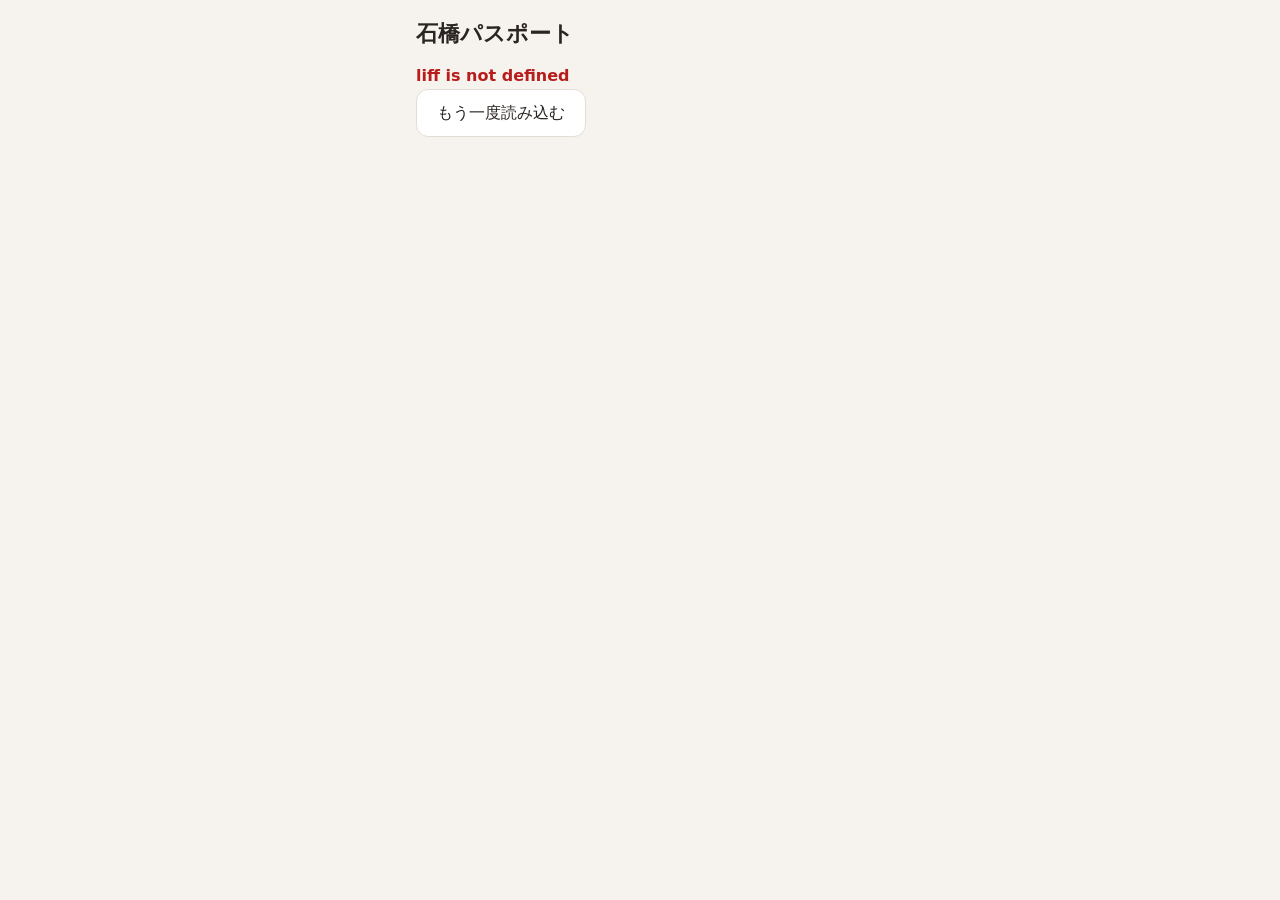
<file: index.html>
<!doctype html>
<html lang="ja">
<head>
  <meta charset="utf-8">
  <meta name="viewport" content="width=device-width, initial-scale=1, viewport-fit=cover">
  <title>石橋パスポート</title>
  <link rel="stylesheet" href="style.css">
</head>
<body>
  <main class="app" id="app">
    <p class="loading">読み込み中…</p>
  </main>
  <script src="https://static.line-scdn.net/liff/edge/2/sdk.js" charset="utf-8"></script>
  <script src="app.js"></script>
</body>
</html>
</file>
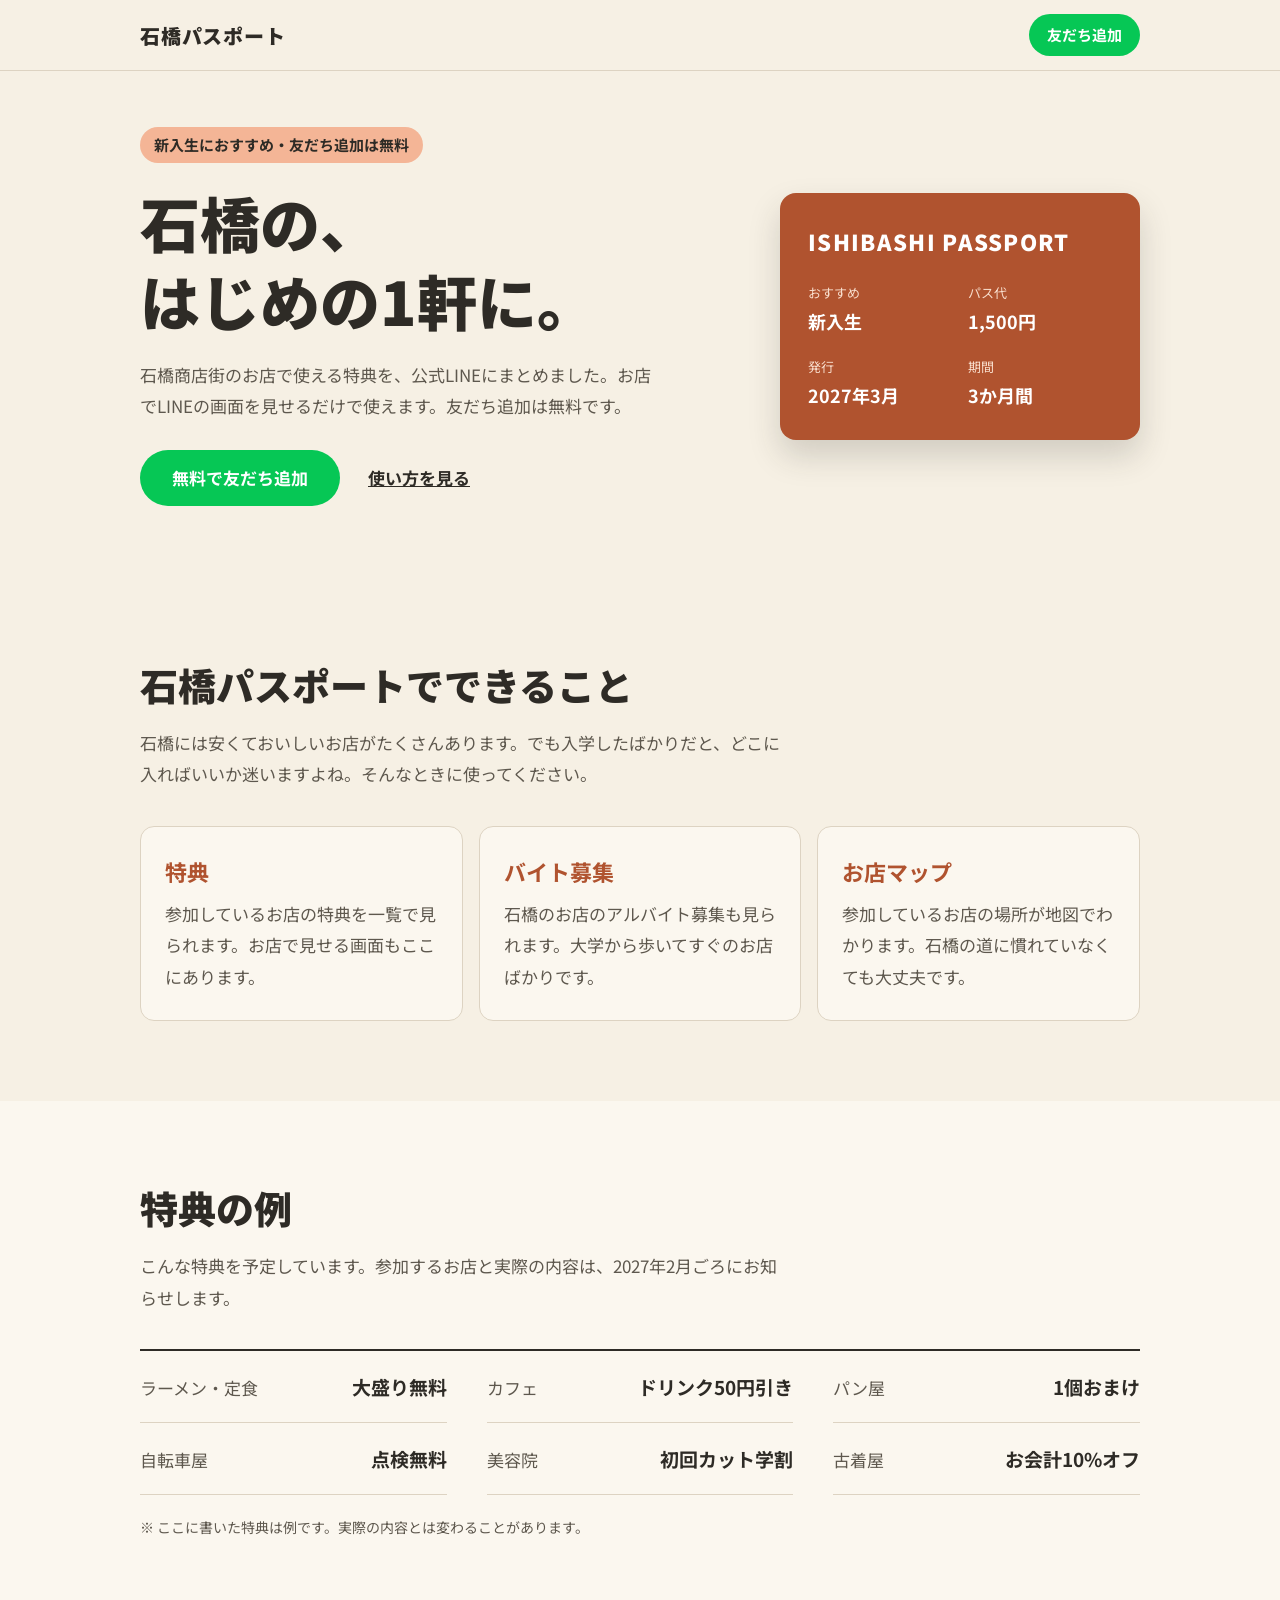
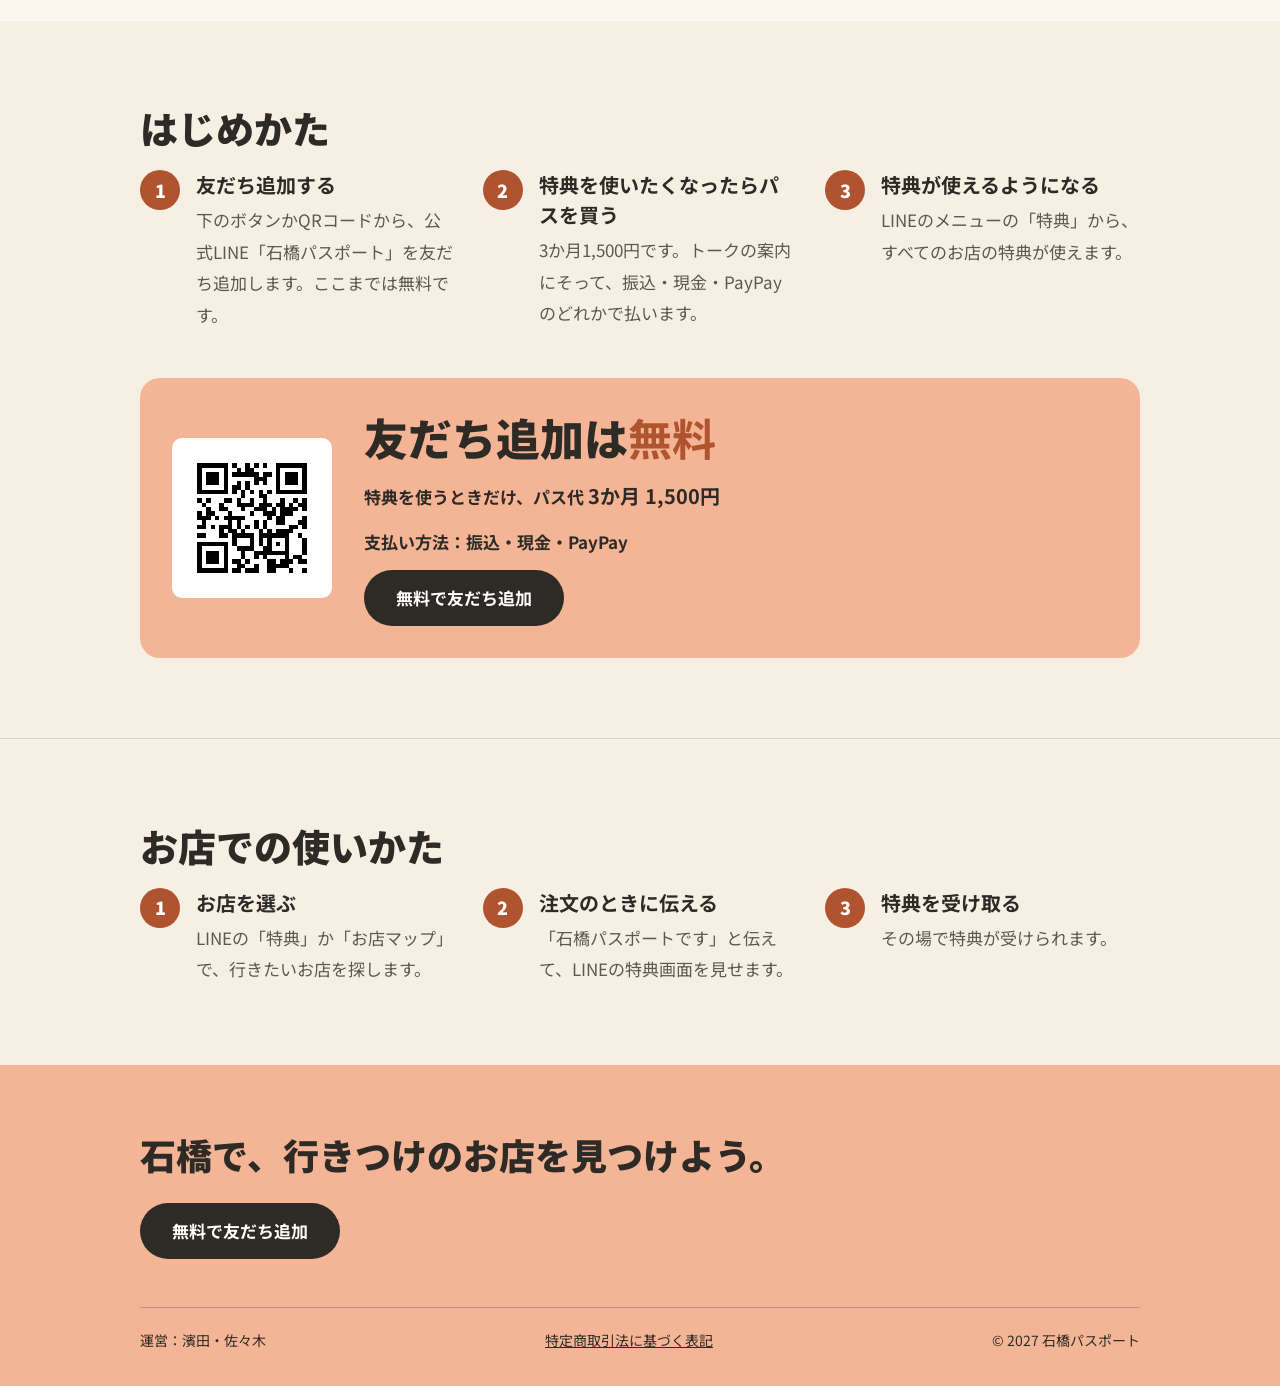
<file: lp/index.html>
<!doctype html>
<html lang="ja">
<head>
<meta charset="utf-8">
<meta name="viewport" content="width=device-width, initial-scale=1, viewport-fit=cover">
<title>石橋パスポート｜新入生におすすめの石橋商店街パス</title>
<meta name="description" content="石橋商店街の特典が使える公式LINE「石橋パスポート」。友だち追加は無料。特典は3か月1,500円のパスで使えます。">
<meta property="og:title" content="石橋パスポート">
<meta property="og:description" content="石橋商店街の特典が使える公式LINE。友だち追加は無料、特典は3か月1,500円。">
<link rel="preconnect" href="https://fonts.googleapis.com">
<link rel="preconnect" href="https://fonts.gstatic.com" crossorigin>
<link rel="stylesheet" href="https://fonts.googleapis.com/css2?family=Noto+Sans+JP:wght@400;700;900&display=swap">
<link rel="stylesheet" href="style.css">
</head>
<body>

<header class="top">
  <div class="wrap top-inner">
    <p class="logo">石橋パスポート</p>
    <a class="btn btn-small" href="https://lin.ee/rHQqpm2">友だち追加</a>
  </div>
</header>

<main>
  <section class="hero">
    <div class="wrap hero-inner">
      <div class="hero-text">
        <p class="tag">新入生におすすめ・友だち追加は無料</p>
        <h1>石橋の、<br>はじめの1軒に。</h1>
        <p class="lead">石橋商店街のお店で使える特典を、公式LINEにまとめました。お店でLINEの画面を見せるだけで使えます。友だち追加は無料です。</p>
        <div class="hero-actions">
          <a class="btn" href="https://lin.ee/rHQqpm2">無料で友だち追加</a>
          <a class="text-link" href="#use">使い方を見る</a>
        </div>
      </div>
      <div class="card" aria-hidden="true">
        <p class="card-title">ISHIBASHI PASSPORT</p>
        <dl class="card-info">
          <div><dt>おすすめ</dt><dd>新入生</dd></div>
          <div><dt>パス代</dt><dd>1,500円</dd></div>
          <div><dt>発行</dt><dd>2027年3月</dd></div>
          <div><dt>期間</dt><dd>3か月間</dd></div>
        </dl>
      </div>
    </div>
  </section>

  <section class="section">
    <div class="wrap">
      <h2>石橋パスポートでできること</h2>
      <p class="section-lead">石橋には安くておいしいお店がたくさんあります。でも入学したばかりだと、どこに入ればいいか迷いますよね。そんなときに使ってください。</p>
      <ul class="features">
        <li>
          <h3>特典</h3>
          <p>参加しているお店の特典を一覧で見られます。お店で見せる画面もここにあります。</p>
        </li>
        <li>
          <h3>バイト募集</h3>
          <p>石橋のお店のアルバイト募集も見られます。大学から歩いてすぐのお店ばかりです。</p>
        </li>
        <li>
          <h3>お店マップ</h3>
          <p>参加しているお店の場所が地図でわかります。石橋の道に慣れていなくても大丈夫です。</p>
        </li>
      </ul>
    </div>
  </section>

  <section class="section section-paper" id="perks">
    <div class="wrap">
      <h2>特典の例</h2>
      <p class="section-lead">こんな特典を予定しています。参加するお店と実際の内容は、2027年2月ごろにお知らせします。</p>
      <ul class="perks">
        <li><span class="perk-shop">ラーメン・定食</span><span class="perk-value">大盛り無料</span></li>
        <li><span class="perk-shop">カフェ</span><span class="perk-value">ドリンク50円引き</span></li>
        <li><span class="perk-shop">パン屋</span><span class="perk-value">1個おまけ</span></li>
        <li><span class="perk-shop">自転車屋</span><span class="perk-value">点検無料</span></li>
        <li><span class="perk-shop">美容院</span><span class="perk-value">初回カット学割</span></li>
        <li><span class="perk-shop">古着屋</span><span class="perk-value">お会計10%オフ</span></li>
      </ul>
      <p class="note">※ ここに書いた特典は例です。実際の内容とは変わることがあります。</p>
    </div>
  </section>

  <section class="section" id="join">
    <div class="wrap">
      <h2>はじめかた</h2>
      <ol class="steps">
        <li>
          <span class="step-num">1</span>
          <div>
            <h3>友だち追加する</h3>
            <p>下のボタンかQRコードから、公式LINE「石橋パスポート」を友だち追加します。ここまでは無料です。</p>
          </div>
        </li>
        <li>
          <span class="step-num">2</span>
          <div>
            <h3>特典を使いたくなったらパスを買う</h3>
            <p>3か月1,500円です。トークの案内にそって、振込・現金・PayPayのどれかで払います。</p>
          </div>
        </li>
        <li>
          <span class="step-num">3</span>
          <div>
            <h3>特典が使えるようになる</h3>
            <p>LINEのメニューの「特典」から、すべてのお店の特典が使えます。</p>
          </div>
        </li>
      </ol>

      <div class="join-box">
        <img class="qr" src="qr.svg" width="160" height="160" alt="公式LINE「石橋パスポート」の友だち追加QRコード">
        <div class="join-text">
          <p class="free">友だち追加は<strong>無料</strong></p>
          <p class="price-sub">特典を使うときだけ、パス代 <strong>3か月 1,500円</strong></p>
          <p class="pay">支払い方法：振込・現金・PayPay</p>
          <a class="btn btn-dark" href="https://lin.ee/rHQqpm2">無料で友だち追加</a>
        </div>
      </div>
    </div>
  </section>

  <section class="section section-line" id="use">
    <div class="wrap">
      <h2>お店での使いかた</h2>
      <ol class="steps">
        <li>
          <span class="step-num">1</span>
          <div>
            <h3>お店を選ぶ</h3>
            <p>LINEの「特典」か「お店マップ」で、行きたいお店を探します。</p>
          </div>
        </li>
        <li>
          <span class="step-num">2</span>
          <div>
            <h3>注文のときに伝える</h3>
            <p>「石橋パスポートです」と伝えて、LINEの特典画面を見せます。</p>
          </div>
        </li>
        <li>
          <span class="step-num">3</span>
          <div>
            <h3>特典を受け取る</h3>
            <p>その場で特典が受けられます。</p>
          </div>
        </li>
      </ol>
    </div>
  </section>
</main>

<footer class="foot">
  <div class="wrap">
    <p class="foot-catch">石橋で、行きつけのお店を見つけよう。</p>
    <a class="btn btn-dark" href="https://lin.ee/rHQqpm2">無料で友だち追加</a>
    <div class="foot-info">
      <p>運営：濱田・佐々木</p>
      <p class="foot-links"><a href="tokushoho.html">特定商取引法に基づく表記</a></p>
      <p>© 2027 石橋パスポート</p>
    </div>
  </div>
</footer>

</body>
</html>
</file>
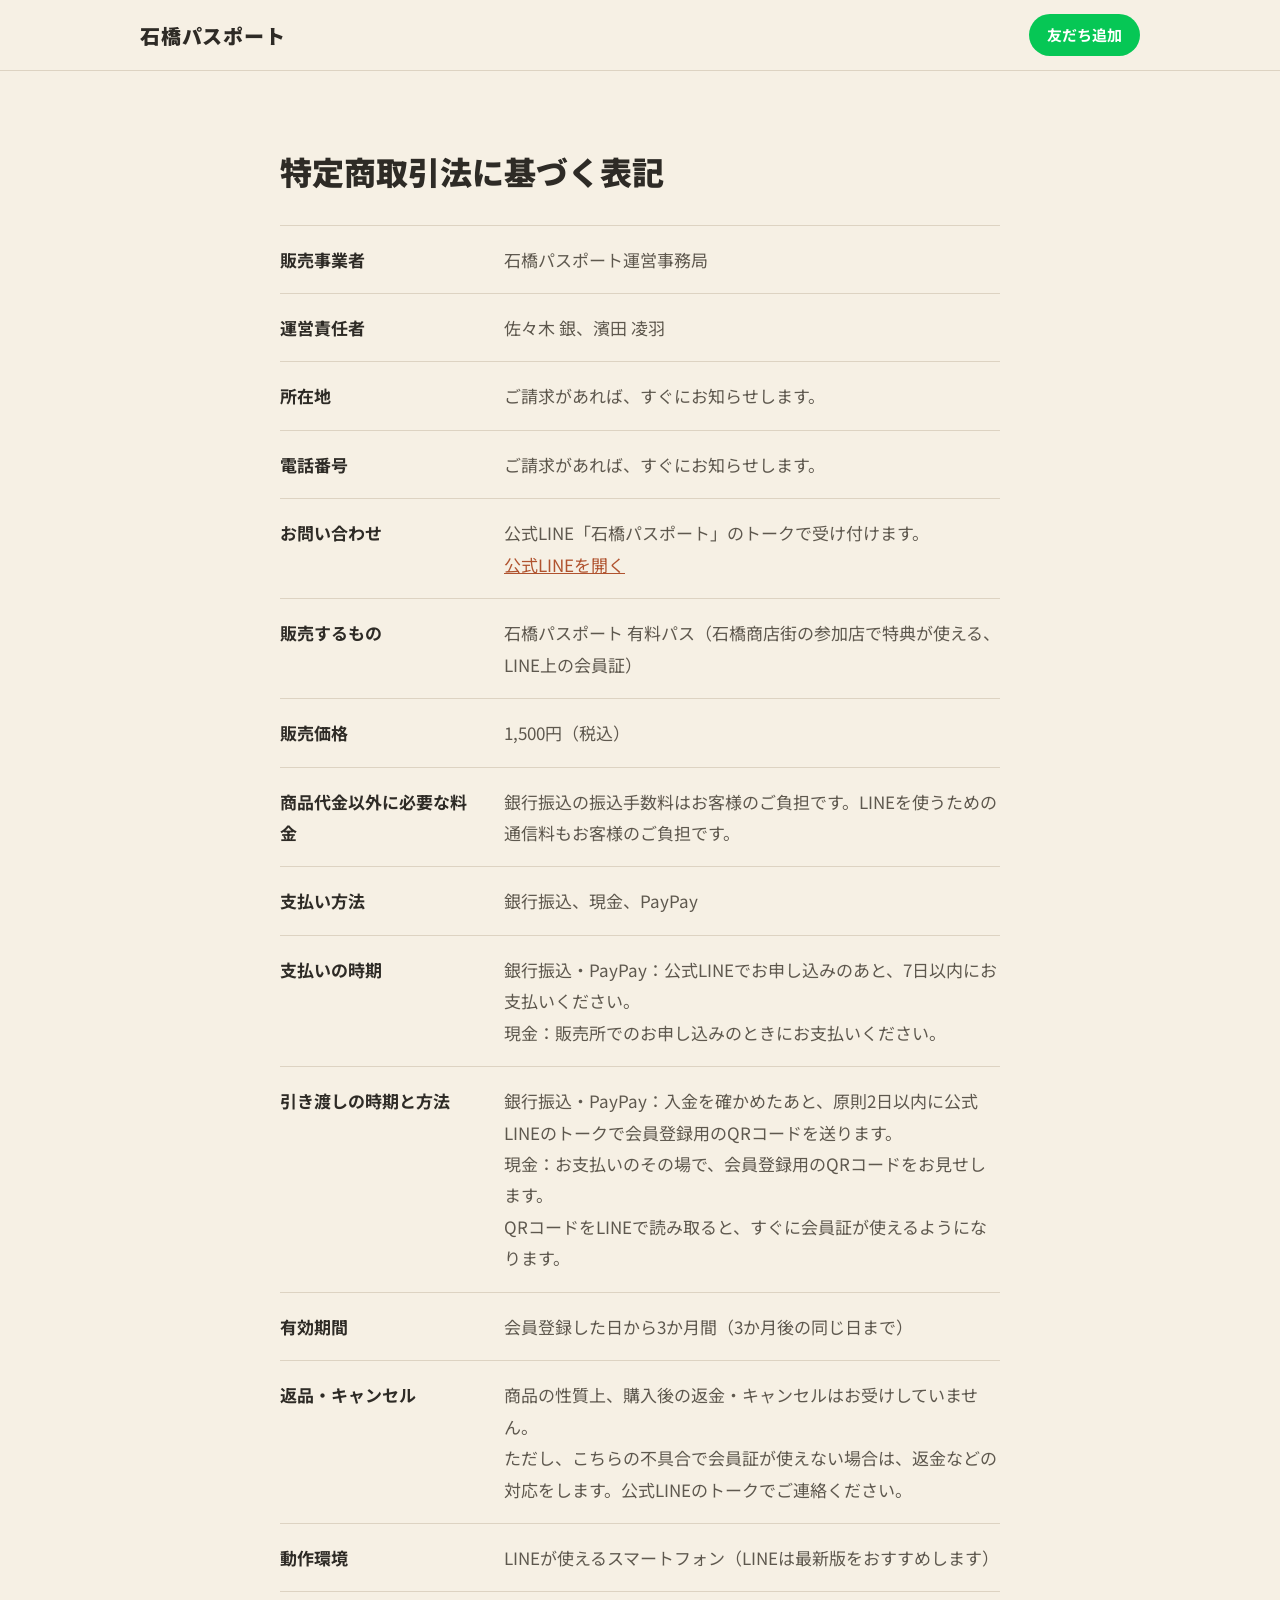
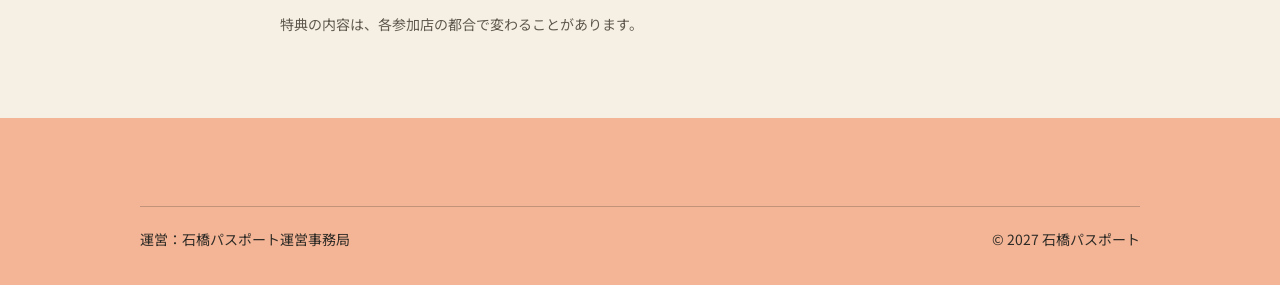
<file: lp/tokushoho.html>
<!doctype html>
<html lang="ja">
<head>
<meta charset="utf-8">
<meta name="viewport" content="width=device-width, initial-scale=1, viewport-fit=cover">
<title>特定商取引法に基づく表記｜石橋パスポート</title>
<meta name="description" content="石橋パスポートの有料パスの販売についての、特定商取引法に基づく表記です。">
<link rel="preconnect" href="https://fonts.googleapis.com">
<link rel="preconnect" href="https://fonts.gstatic.com" crossorigin>
<link rel="stylesheet" href="https://fonts.googleapis.com/css2?family=Noto+Sans+JP:wght@400;700;900&display=swap">
<link rel="stylesheet" href="style.css">
</head>
<body>

<header class="top">
  <div class="wrap top-inner">
    <a class="logo logo-link" href="./">石橋パスポート</a>
    <a class="btn btn-small" href="https://lin.ee/rHQqpm2">友だち追加</a>
  </div>
</header>

<main class="section">
  <div class="wrap legal">
    <h1>特定商取引法に基づく表記</h1>

    <dl class="legal-list">
      <div>
        <dt>販売事業者</dt>
        <dd>石橋パスポート運営事務局</dd>
      </div>
      <div>
        <dt>運営責任者</dt>
        <dd>佐々木 銀、濱田 凌羽</dd>
      </div>
      <div>
        <dt>所在地</dt>
        <dd>ご請求があれば、すぐにお知らせします。</dd>
      </div>
      <div>
        <dt>電話番号</dt>
        <dd>ご請求があれば、すぐにお知らせします。</dd>
      </div>
      <div>
        <dt>お問い合わせ</dt>
        <dd>公式LINE「石橋パスポート」のトークで受け付けます。<br><a href="https://lin.ee/rHQqpm2">公式LINEを開く</a></dd>
      </div>
      <div>
        <dt>販売するもの</dt>
        <dd>石橋パスポート 有料パス（石橋商店街の参加店で特典が使える、LINE上の会員証）</dd>
      </div>
      <div>
        <dt>販売価格</dt>
        <dd>1,500円（税込）</dd>
      </div>
      <div>
        <dt>商品代金以外に必要な料金</dt>
        <dd>銀行振込の振込手数料はお客様のご負担です。LINEを使うための通信料もお客様のご負担です。</dd>
      </div>
      <div>
        <dt>支払い方法</dt>
        <dd>銀行振込、現金、PayPay</dd>
      </div>
      <div>
        <dt>支払いの時期</dt>
        <dd>銀行振込・PayPay：公式LINEでお申し込みのあと、7日以内にお支払いください。<br>現金：販売所でのお申し込みのときにお支払いください。</dd>
      </div>
      <div>
        <dt>引き渡しの時期と方法</dt>
        <dd>銀行振込・PayPay：入金を確かめたあと、原則2日以内に公式LINEのトークで会員登録用のQRコードを送ります。<br>現金：お支払いのその場で、会員登録用のQRコードをお見せします。<br>QRコードをLINEで読み取ると、すぐに会員証が使えるようになります。</dd>
      </div>
      <div>
        <dt>有効期間</dt>
        <dd>会員登録した日から3か月間（3か月後の同じ日まで）</dd>
      </div>
      <div>
        <dt>返品・キャンセル</dt>
        <dd>商品の性質上、購入後の返金・キャンセルはお受けしていません。<br>ただし、こちらの不具合で会員証が使えない場合は、返金などの対応をします。公式LINEのトークでご連絡ください。</dd>
      </div>
      <div>
        <dt>動作環境</dt>
        <dd>LINEが使えるスマートフォン（LINEは最新版をおすすめします）</dd>
      </div>
    </dl>

    <p class="note">特典の内容は、各参加店の都合で変わることがあります。</p>
  </div>
</main>

<footer class="foot">
  <div class="wrap">
    <div class="foot-info">
      <p>運営：石橋パスポート運営事務局</p>
      <p>© 2027 石橋パスポート</p>
    </div>
  </div>
</footer>

</body>
</html>
</file>
<file: style.css>
:root {
  --bg: #f6f3ee;
  --surface: #ffffff;
  --text: #2a2522;
  --muted: #7a716a;
  --border: #e4ddd3;
  --accent: #c2410c;
  --accent-text: #ffffff;
  --card-from: #c2410c;
  --card-to: #9a3412;
  --card-text: #fff7ed;
  --good: #15803d;
  --bad: #b91c1c;
  color-scheme: light;
}

@media (prefers-color-scheme: dark) {
  :root {
    --bg: #171412;
    --surface: #221e1b;
    --text: #efe9e3;
    --muted: #a59a90;
    --border: #3a332e;
    --accent: #ea580c;
    --card-from: #9a3412;
    --card-to: #6b2410;
    --good: #22c55e;
    --bad: #f87171;
    color-scheme: dark;
  }
}

* {
  box-sizing: border-box;
}

body {
  margin: 0;
  background: var(--bg);
  color: var(--text);
  font-family: system-ui, -apple-system, "Hiragino Sans", "Yu Gothic UI", sans-serif;
  line-height: 1.6;
}

button,
input,
select {
  font: inherit;
  color: inherit;
}

.app {
  max-width: 480px;
  margin: 0 auto;
  padding: 16px 16px 40px;
}

.loading {
  text-align: center;
  color: var(--muted);
  margin-top: 40vh;
}

.demo {
  margin: 0 0 12px;
  padding: 6px 10px;
  border-radius: 8px;
  background: var(--border);
  color: var(--muted);
  font-size: 13px;
  text-align: center;
}

.title {
  font-size: 22px;
  margin: 0 0 8px;
}

h2 {
  font-size: 16px;
  margin: 0 0 6px;
}

.panel {
  background: var(--surface);
  border: 1px solid var(--border);
  border-radius: 16px;
  padding: 20px;
  margin-bottom: 16px;
}

.note {
  color: var(--muted);
  font-size: 14px;
  margin: 8px 0;
}

.error {
  color: var(--bad);
  font-weight: 600;
  margin: 12px 0 0;
}

.btn {
  display: inline-block;
  min-height: 48px;
  padding: 0 20px;
  border: 1px solid var(--border);
  border-radius: 12px;
  background: var(--surface);
  cursor: pointer;
}

.btn.primary {
  background: var(--accent);
  border-color: var(--accent);
  color: var(--accent-text);
  font-weight: 700;
}

.btn:disabled {
  opacity: 0.6;
}

/* ===== 買い方の説明 ===== */

.how {
  margin-top: 24px;
  padding-top: 16px;
  border-top: 1px solid var(--border);
  font-size: 14px;
}

.how p {
  margin: 6px 0;
}

/* ===== 会員証 ===== */

/* クレジットカードと同じ縦横比 */
.card {
  position: relative;
  overflow: hidden;
  aspect-ratio: 1.586;
  display: flex;
  flex-direction: column;
  justify-content: space-between;
  border-radius: 18px;
  padding: 18px 20px;
  margin-bottom: 16px;
  background:
    radial-gradient(circle at 110% -10%, rgb(255 255 255 / 0.18) 0 38%, transparent 38.5%),
    radial-gradient(circle at -15% 120%, rgb(255 255 255 / 0.1) 0 45%, transparent 45.5%),
    linear-gradient(135deg, var(--card-from), var(--card-to));
  color: var(--card-text);
  box-shadow: 0 10px 30px rgb(0 0 0 / 0.18);
}

/* カードの上を光がゆっくり流れる。止まって見えたらスクショ */
.card::after {
  content: "";
  position: absolute;
  inset: 0;
  background: linear-gradient(110deg, transparent 35%, rgb(255 255 255 / 0.22) 50%, transparent 65%);
  animation: shine 3s linear infinite;
  pointer-events: none;
}

/* 期限切れはカードをグレーにして、動きも止める */
.card.expired {
  background: linear-gradient(135deg, #8a8580, #5c5854);
}

.card.expired > :not(.expired-stamp) {
  opacity: 0.75;
}

.card.expired::after,
.card.expired .logo {
  animation: none;
}

@keyframes shine {
  from {
    transform: translateX(-100%);
  }
  to {
    transform: translateX(100%);
  }
}

.card p {
  margin: 0;
}

.card-head {
  display: flex;
  align-items: center;
  gap: 10px;
}

.logo {
  flex: none;
  width: 40px;
  height: 40px;
  animation: spin 4s linear infinite;
}

.logo svg {
  display: block;
  width: 100%;
  height: 100%;
}

@keyframes spin {
  to {
    transform: rotate(360deg);
  }
}

.brand {
  flex: 1;
  min-width: 0;
  line-height: 1.25;
}

.brand-ja {
  font-size: 15px;
  font-weight: 700;
}

.brand-en {
  font-size: 10px;
  letter-spacing: 0.18em;
  opacity: 0.8;
}

.chip {
  flex: none;
  padding: 3px 10px;
  border: 1px solid rgb(255 255 255 / 0.6);
  border-radius: 999px;
  font-size: 12px;
  font-weight: 700;
}

.card-small {
  font-size: 11px;
  letter-spacing: 0.1em;
  opacity: 0.8;
}

.card-name {
  font-size: 24px;
  font-weight: 700;
  line-height: 1.3;
  overflow-wrap: anywhere;
}

.card-foot {
  display: flex;
  justify-content: space-between;
  align-items: flex-end;
  gap: 12px;
}

.card-expires {
  font-size: 14px;
  font-weight: 700;
}

.now {
  text-align: right;
}

.clock {
  font-size: 28px;
  font-weight: 700;
  line-height: 1.1;
  font-variant-numeric: tabular-nums;
}

/* 期限切れはカードの真ん中に大きく出す */
.card .expired-stamp {
  position: absolute;
  top: 50%;
  left: 50%;
  z-index: 1;
  padding: 6px 18px;
  border: 4px solid var(--bad);
  border-radius: 12px;
  background: rgb(255 255 255 / 0.9);
  color: var(--bad);
  font-size: 30px;
  font-weight: 800;
  white-space: nowrap;
  transform: translate(-50%, -50%) rotate(-8deg);
}

/* ===== お店の方へ ===== */

.shop-select {
  width: 100%;
  min-height: 48px;
  margin: 8px 0 14px;
  padding: 0 12px;
  border: 1px solid var(--border);
  border-radius: 12px;
  background: var(--bg);
}

.swipe {
  position: relative;
  height: 60px;
  border-radius: 30px;
  background: var(--accent);
  color: var(--accent-text);
  user-select: none;
  touch-action: none;
}

.swipe.disabled {
  background: var(--border);
  color: var(--muted);
}

.swipe-label {
  position: absolute;
  inset: 0;
  display: flex;
  align-items: center;
  justify-content: center;
  padding-left: 40px;
  font-weight: 700;
  font-size: 15px;
}

.swipe-knob {
  position: absolute;
  top: 4px;
  left: 4px;
  width: 52px;
  height: 52px;
  border-radius: 50%;
  background: var(--surface);
  color: var(--accent);
  display: flex;
  align-items: center;
  justify-content: center;
  font-size: 22px;
  font-weight: 700;
  cursor: grab;
  transition: transform 0.2s;
}

.swipe-knob.dragging {
  transition: none;
  cursor: grabbing;
}

.swipe.disabled .swipe-knob {
  color: var(--muted);
  cursor: default;
}

/* ===== 使用済みの表示 ===== */

.overlay {
  position: fixed;
  inset: 0;
  display: flex;
  align-items: center;
  justify-content: center;
  padding: 16px;
  background: rgb(0 0 0 / 0.55);
}

.stamp {
  width: 100%;
  max-width: 360px;
  padding: 28px 20px;
  border-radius: 20px;
  background: var(--surface);
  text-align: center;
}

.stamp-mark {
  display: inline-block;
  margin: 0 0 12px;
  padding: 4px 18px;
  border: 4px solid var(--good);
  border-radius: 12px;
  color: var(--good);
  font-size: 30px;
  font-weight: 800;
  transform: rotate(-6deg);
}

.stamp-shop {
  margin: 0;
  font-size: 22px;
  font-weight: 700;
}

.stamp-time {
  margin: 0 0 16px;
  color: var(--muted);
  font-variant-numeric: tabular-nums;
}
</file>
<file: lp/style.css>
/* 石橋パスポート 紹介ページ */
:root {
  --bg: #f6f0e4;
  --paper: #fbf7ef;
  --ink: #2e2b26;
  --muted: #5e584e;
  --peach: #f4b596;
  --terra: #b0532f;
  --terra-dark: #8e3f22;
  --line: #ddd3c2;
  color-scheme: light;
}

* { box-sizing: border-box; }

html { scroll-behavior: smooth; }
@media (prefers-reduced-motion: reduce) { html { scroll-behavior: auto; } }

body {
  margin: 0;
  background: var(--bg);
  color: var(--ink);
  font-family: "Noto Sans JP", "Hiragino Sans", "Yu Gothic", sans-serif;
  font-size: 17px;
  line-height: 1.85;
  -webkit-text-size-adjust: 100%;
}

h1, h2, h3, p { margin: 0; }
h1, h2 { text-wrap: balance; }

a { color: var(--terra); }
a:focus-visible { outline: 3px solid var(--terra); outline-offset: 3px; }

.wrap {
  max-width: 1040px;
  margin: 0 auto;
  padding-left: max(20px, env(safe-area-inset-left, 0px));
  padding-right: max(20px, env(safe-area-inset-right, 0px));
}

/* ボタン */
.btn {
  display: inline-flex;
  align-items: center;
  justify-content: center;
  min-height: 56px;
  padding: 0 32px;
  border-radius: 999px;
  background: #06c755;
  color: #fff;
  font-weight: 700;
  font-size: 17px;
  text-decoration: none;
}
.btn:hover { background: #05b04b; color: #fff; }
.btn-small { min-height: 42px; padding: 0 18px; font-size: 15px; }
.btn-dark { background: var(--ink); }
.btn-dark:hover { background: #000; }

.text-link { color: var(--ink); font-weight: 700; }

/* ヘッダー */
.top { border-bottom: 1px solid var(--line); }
.top-inner {
  display: flex;
  align-items: center;
  justify-content: space-between;
  gap: 16px;
  padding-top: 14px;
  padding-bottom: 14px;
}
.logo { font-weight: 900; font-size: 20px; letter-spacing: 0.04em; }

/* 最初の画面 */
.hero { padding: 56px 0 72px; }
.hero-inner {
  display: flex;
  flex-wrap: wrap;
  align-items: center;
  justify-content: space-between;
  gap: 48px;
}
.hero-text { flex: 1 1 440px; display: flex; flex-direction: column; gap: 20px; }
.tag {
  align-self: flex-start;
  padding: 4px 14px;
  border-radius: 999px;
  background: var(--peach);
  font-weight: 700;
  font-size: 15px;
}
h1 { font-weight: 900; font-size: clamp(36px, 7vw, 60px); line-height: 1.3; }
.lead { color: var(--muted); max-width: 520px; }
.hero-actions { display: flex; flex-wrap: wrap; align-items: center; gap: 20px 28px; margin-top: 8px; }

.card {
  flex: 0 1 360px;
  min-width: 260px;
  background: var(--terra);
  color: #fff;
  border-radius: 16px;
  padding: 28px;
  box-shadow: 0 16px 32px rgba(46, 43, 38, 0.18);
}
.card-title { font-weight: 900; font-size: 22px; letter-spacing: 0.06em; margin-bottom: 20px; }
.card-info { display: grid; grid-template-columns: 1fr 1fr; gap: 16px; margin: 0; }
.card-info dt { font-size: 13px; color: #f8ddcc; }
.card-info dd { margin: 0; font-weight: 700; font-size: 18px; }

/* 各セクション */
.section { padding: 80px 0; }
.section-paper { background: var(--paper); }
.section-line { border-top: 1px solid var(--line); }
h2 { font-weight: 900; font-size: clamp(26px, 4.5vw, 38px); line-height: 1.4; margin-bottom: 16px; }
h3 { font-weight: 700; font-size: 20px; line-height: 1.5; }
.section-lead { color: var(--muted); max-width: 640px; margin-bottom: 36px; }

.features {
  list-style: none;
  margin: 0;
  padding: 0;
  display: grid;
  grid-template-columns: repeat(auto-fit, minmax(260px, 1fr));
  gap: 16px;
}
.features li {
  background: var(--paper);
  border: 1px solid var(--line);
  border-radius: 14px;
  padding: 28px 24px;
  display: flex;
  flex-direction: column;
  gap: 10px;
}
.features h3 { color: var(--terra); font-size: 22px; }
.features p { color: var(--muted); }

.perks {
  list-style: none;
  margin: 0;
  padding: 0;
  display: grid;
  grid-template-columns: repeat(auto-fit, minmax(280px, 1fr));
  gap: 0 40px;
  border-top: 2px solid var(--ink);
}
.perks li {
  display: flex;
  justify-content: space-between;
  align-items: baseline;
  gap: 16px;
  padding: 18px 0;
  border-bottom: 1px solid var(--line);
}
.perk-shop { color: var(--muted); }
.perk-value { font-weight: 700; font-size: 19px; text-align: right; }
.note { margin-top: 20px; font-size: 14px; color: var(--muted); }

.steps {
  list-style: none;
  margin: 0;
  padding: 0;
  display: grid;
  grid-template-columns: repeat(auto-fit, minmax(260px, 1fr));
  gap: 28px;
}
.steps li { display: flex; gap: 16px; align-items: flex-start; }
.step-num {
  flex: none;
  width: 40px;
  height: 40px;
  border-radius: 50%;
  background: var(--terra);
  color: #fff;
  font-weight: 900;
  font-size: 18px;
  display: flex;
  align-items: center;
  justify-content: center;
}
.steps h3 { margin-bottom: 4px; }
.steps p { color: var(--muted); }

.join-box {
  margin-top: 48px;
  display: flex;
  flex-wrap: wrap;
  align-items: center;
  gap: 32px;
  background: var(--peach);
  border-radius: 20px;
  padding: 32px;
}
.qr {
  flex: none;
  width: 160px;
  height: 160px;
  background: #fff;
  border-radius: 10px;
  padding: 8px;
}
.join-text { flex: 1 1 260px; display: flex; flex-direction: column; align-items: flex-start; gap: 12px; }
.free { font-weight: 900; font-size: clamp(30px, 6vw, 44px); line-height: 1.25; }
.free strong { color: var(--terra); }
.price-sub { font-weight: 700; font-size: 17px; }
.price-sub strong { font-size: 20px; white-space: nowrap; }
.pay { font-weight: 700; }

/* フッター */
.foot { background: var(--peach); padding: 64px 0 32px; }
.foot .wrap { display: flex; flex-direction: column; align-items: flex-start; gap: 24px; }
.foot-catch { font-weight: 900; font-size: clamp(24px, 4.5vw, 36px); line-height: 1.4; }
.foot-info {
  align-self: stretch;
  display: flex;
  flex-wrap: wrap;
  justify-content: space-between;
  gap: 8px 16px;
  margin-top: 24px;
  padding-top: 20px;
  border-top: 1px solid rgba(46, 43, 38, 0.25);
  font-size: 14px;
}

/* 特定商取引法に基づく表記 */
.logo-link { color: var(--ink); text-decoration: none; }
.legal { max-width: 760px; }
.legal h1 { font-size: clamp(24px, 4.5vw, 32px); margin-bottom: 32px; }
.legal-list { margin: 0; border-top: 1px solid var(--line); }
.legal-list div {
  display: grid;
  grid-template-columns: 200px 1fr;
  gap: 4px 24px;
  padding: 18px 0;
  border-bottom: 1px solid var(--line);
}
.legal-list dt { font-weight: 700; }
.legal-list dd { margin: 0; color: var(--muted); }
.foot-links a { color: var(--ink); }

@media (max-width: 600px) {
  body { font-size: 16px; }
  .legal-list div { grid-template-columns: 1fr; }
  .hero { padding: 40px 0 56px; }
  .section { padding: 60px 0; }
  .join-box { padding: 24px; justify-content: center; }
  .btn { width: 100%; }
  .top .btn { width: auto; }
}
</file>
